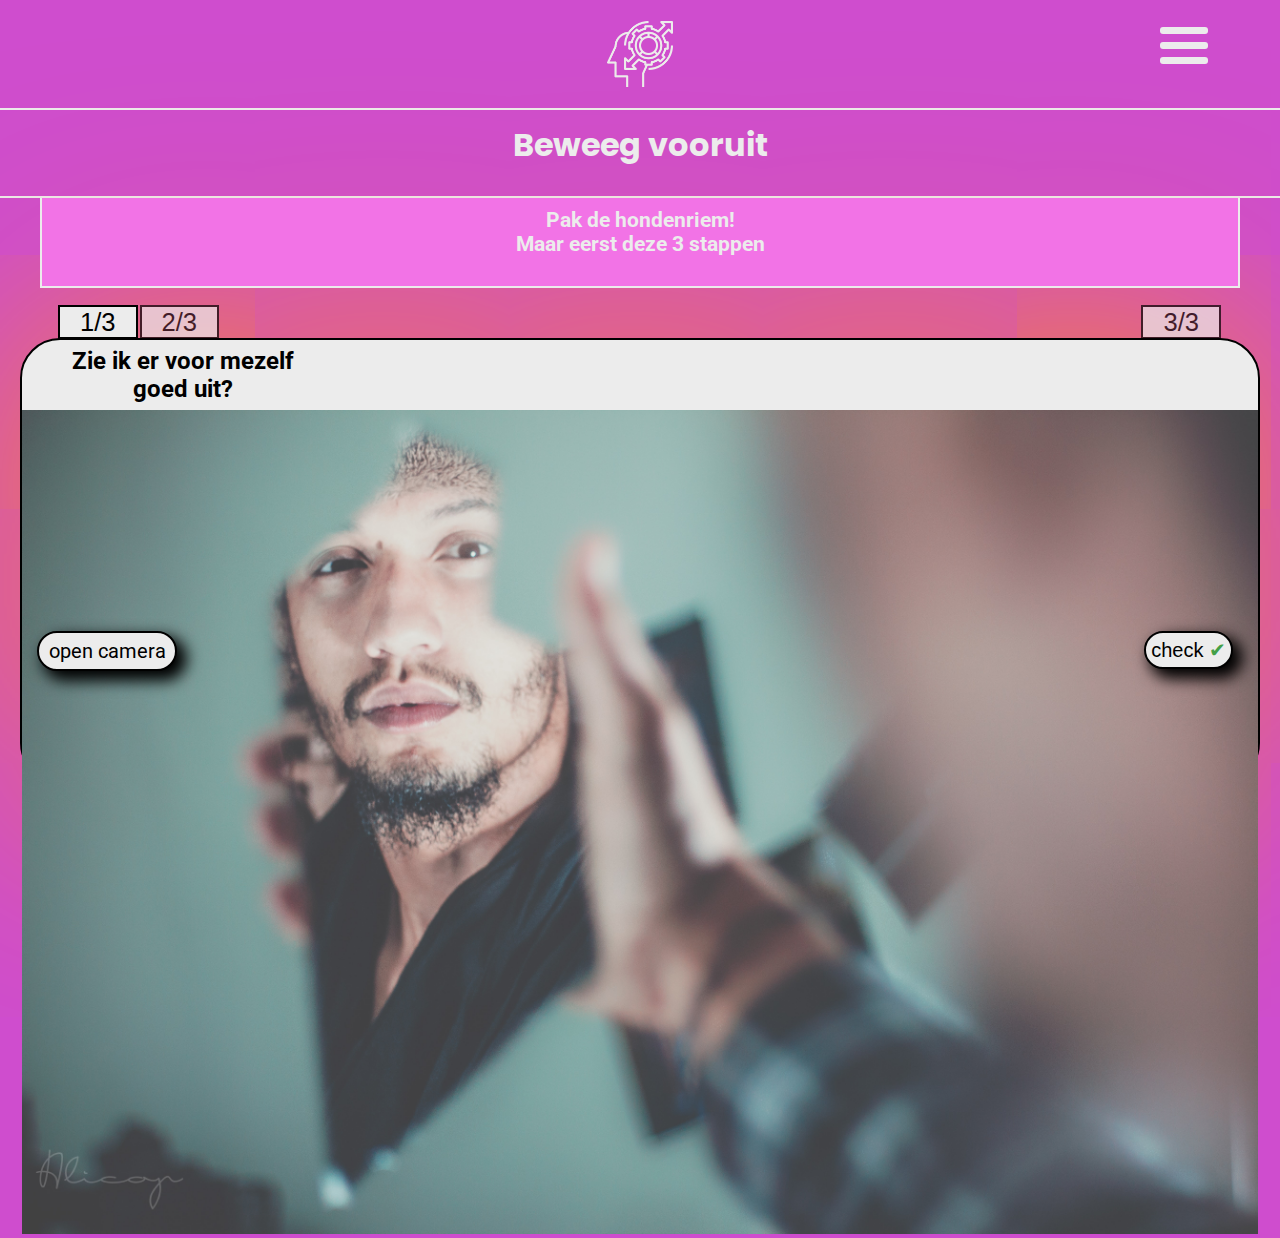
<file: index.html>
<!DOCTYPE html>
<html lang="en">

<head>
    <meta charset="UTF-8">
    <meta http-equiv="X-UA-Compatible" content="IE=edge">
    <meta name="viewport" content="width=device-width, initial-scale=1.0">
    <title>Document</title>
    <link rel="stylesheet" href="style.css">
    <link rel="stylesheet" href="https://fonts.googleapis.com/css?family=Poppins">
    <link rel="stylesheet" href="https://fonts.googleapis.com/css?family=Roboto">
</head>

<body>

    <input id="toggle" type="checkbox"></input>

    <label for="toggle" class="hamburger">
        <div class="top-bun"></div>
        <div class="meat"></div>
        <div class="bottom-bun"></div>
    </label>

    <div class="nav">
        <div class="nav-wrapper">
            <nav>
                <a href="secondpage.html">Agenda</a><br>
                <a href="#">Artikelen</a><br>
                <a href="#">Confidence Boost</a><br>
                <a href="#">Ervaringen</a>
            </nav>
        </div>
    </div>

    <div id="nav">
        <img src="img/gear.png" alt="#" width="66" height="67.85">
    </div>

    <div id="titleofpage">
        <h1 class="titles">Beweeg vooruit</h1>
    </div>

    <div id="subtitle">
        <h2 class="headers" id="h2">Pak de hondenriem! <br> Maar eerst deze 3 stappen</h2>
    </div>

    <!-- The Modal -->
    <div id="myModal" class="modal">

        <!-- Modal content -->
        <div class="modal-content">
            <span class="close">&times;</span>

            <div class="popuptext" id="popuptext1"><strong>Stap 1 volbracht!</strong>
                <p class="popuptext" id="subpopuptext1">Mooi! Je ziet er goed uit, ga zo door.</p>
                <a href="homepagestap2.html"><button class="popuptext" class="button" id="buttonstap1naar2"
                        style="width: 160px; height: 60px;">Naar stap 2!
                    </button></a>
                <img id="frontarrowstep1" src="img/backarrow.png" alt="" width="12" height="21">
            </div>
        </div>


    </div>

    <div class="homepage">
        <button class="buttonv1" id="button1van3">1/3 </button>
        <button class="buttonv1" id="button2van3">2/3 </button>
        <button class="buttonv1" id="button3van3">3/3 </button>
        <h3 class="headers" id="titelstap1"> Zie ik er voor mezelf <br>
            goed uit?</h3>
        <div id="homepagepicture1"></div>
        <img src="img/maninmirror.jpg" alt="">

        <a style="text-decoration: none;" href="#"><button class="button" id="buttonhomepage"> check
                <span id="checkicon">&#10004;</span></button></a>

        <button class="button" id="camerabutton" style="display:block;width:140px; height: 40px;"
            onclick="document.getElementById('getFile').click()">open camera</button>
        <input type='file' name="image" accept="image/*" capture="camera" id="getFile" style="display:none">

    </div>

    <script src="script.js"></script>
</body>

</html>
</file>
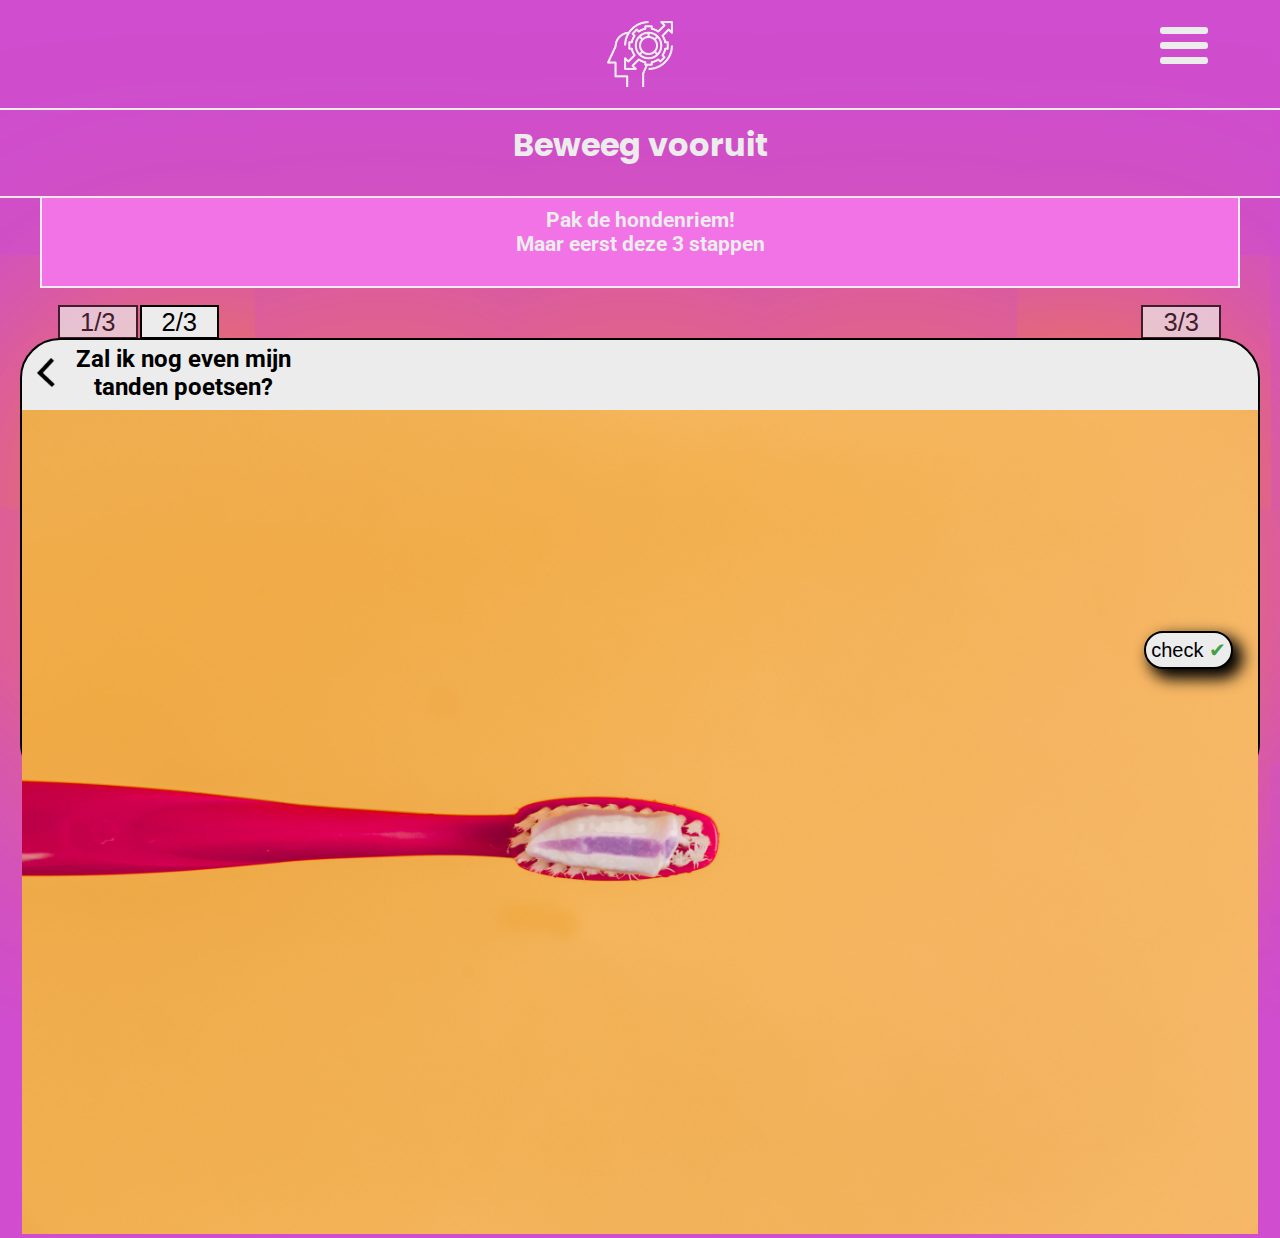
<file: homepagestap2.html>
<!DOCTYPE html>
<html lang="en">

<head>
    <meta charset="UTF-8">
    <meta http-equiv="X-UA-Compatible" content="IE=edge">
    <meta name="viewport" content="width=device-width, initial-scale=1.0">
    <title>Document</title>
    <link rel="stylesheet" href="style.css">
    <link rel="stylesheet" href="https://fonts.googleapis.com/css?family=Poppins">
    <link rel="stylesheet" href="https://fonts.googleapis.com/css?family=Roboto">
</head>

<body>

    <input id="toggle" type="checkbox"></input>

    <label for="toggle" class="hamburger">
        <div class="top-bun"></div>
        <div class="meat"></div>
        <div class="bottom-bun"></div>
    </label>

    <div class="nav">
        <div class="nav-wrapper">
            <nav>
                <a href="secondpage.html">Agenda</a><br>
                <a href="#">Artikelen</a><br>
                <a href="#">Confidence Boost</a><br>
                <a href="#">Ervaringen</a>
            </nav>
        </div>
    </div>

    <div id="nav">
        <a href="index.html"><img id="logo" src="img/gear.png" alt="#" width="66" height="67.85"></a>
    </div>

    <div id="titleofpage">
        <h1 class="titles">Beweeg vooruit</h1>
    </div>

    <div id="subtitle">
        <h2 class="headers" id="h2">Pak de hondenriem! <br> Maar eerst deze 3 stappen</h2>
    </div>

    <div id="myModal" class="modal">

        <!-- Modal content -->
        <div class="modal-content">
            <span class="close">&times;</span>

            <div class="popuptext" id="popuptext2"><strong> Stap 2 volbracht!</strong>
                <p class="popuptext" id="subpopuptext2">Fantastisch! Bijna klaar...</p>
                <a href="homepagestap3.html"><button class="popuptext" id="buttonstap1naar2"
                        style="width: 160px; height: 60px;">Naar stap 3!
                    </button></a>
                <img id="frontarrowstep1" src="img/backarrow.png" alt="" width="12" height="21">
            </div>
        </div>

    </div>

    <div class="homepage">

        <button class="buttonv1" id="button1van3" style="opacity: 0.70;">1/3 </button>
        <button class="buttonv1" id="button2van3" style="opacity: 1;">2/3 </button>
        <button class="buttonv1" id="button3van3" style="opacity: 0.70;">3/3 </button>
        <a href="index.html"><img id="backarrowstap2" src="img/backarrow.png" alt="" width="17.6" height="28.8"></a>
        <h3 class="headers" id="titelstap2"> Zal ik nog even mijn <br>
            tanden poetsen?</h3>
        <div id="homepagepicture2"></div>
        <img src="img/toothbrush2.jpg" alt="">

        <a href="#"><button class="button" id="buttonhomepage">check <span id="checkicon">&#10004;</span></button></a>

    </div>

    <script src="script.js"></script>
</body>

</html>
</file>
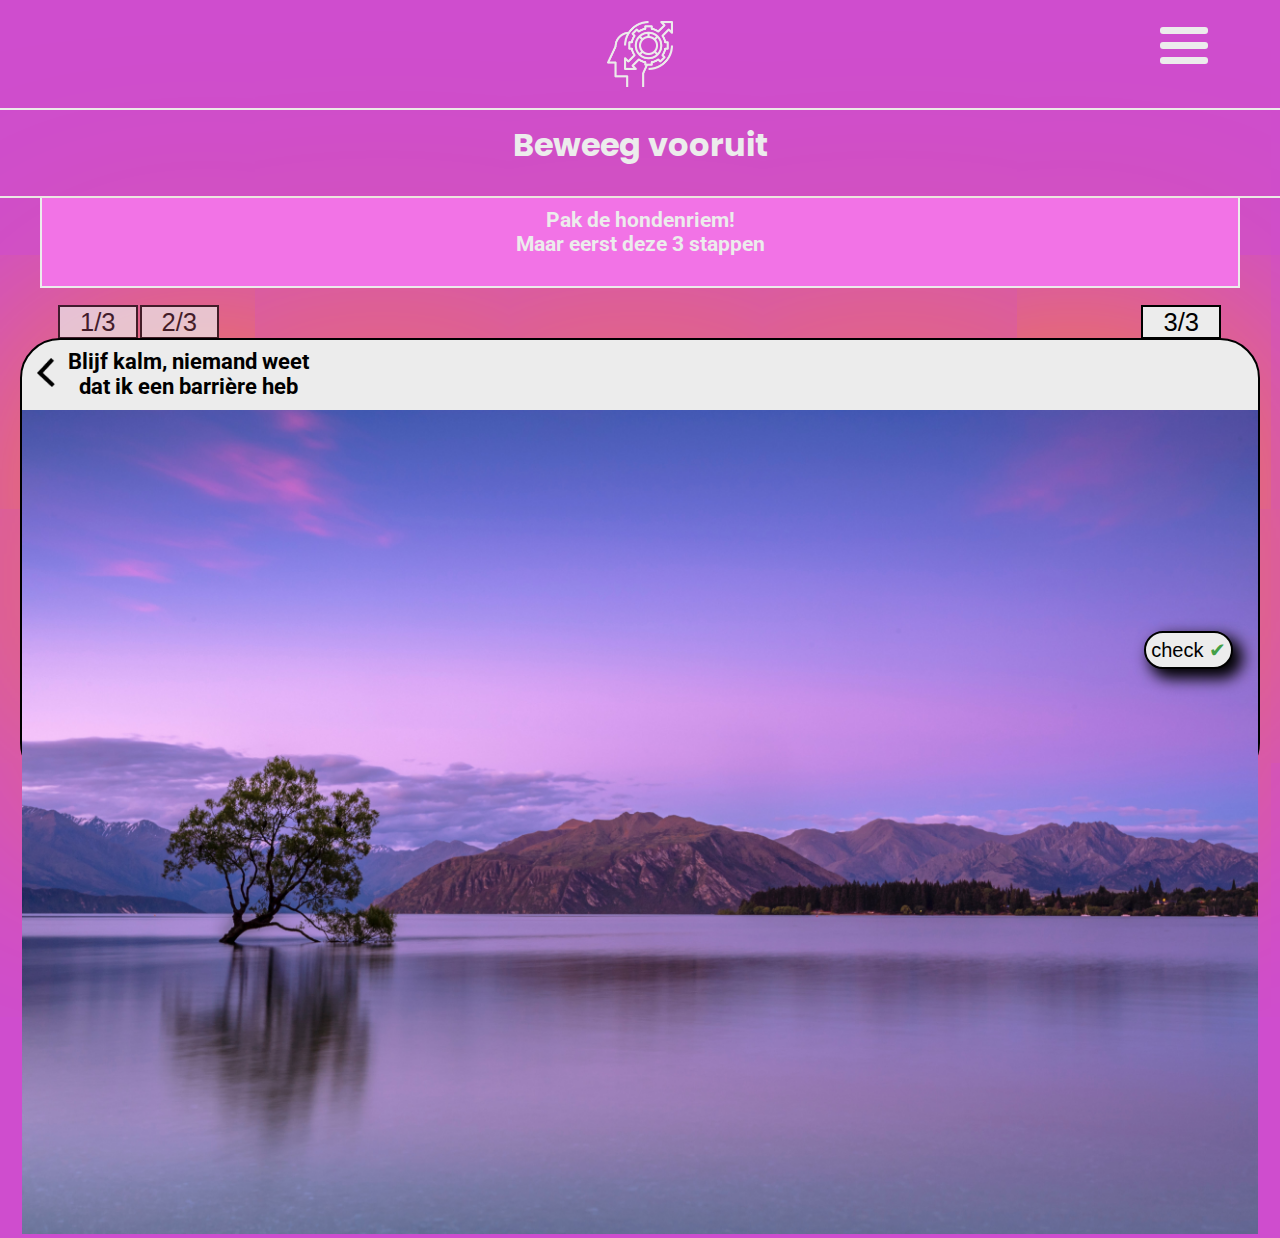
<file: homepagestap3.html>
<!DOCTYPE html>
<html lang="en">

<head>
    <meta charset="UTF-8">
    <meta http-equiv="X-UA-Compatible" content="IE=edge">
    <meta name="viewport" content="width=device-width, initial-scale=1.0">
    <title>Document</title>
    <link rel="stylesheet" href="style.css">
    <link rel="stylesheet" href="https://fonts.googleapis.com/css?family=Poppins">
    <link rel="stylesheet" href="https://fonts.googleapis.com/css?family=Roboto">
</head>

<body>

    <input id="toggle" type="checkbox"></input>

    <label for="toggle" class="hamburger">
        <div class="top-bun"></div>
        <div class="meat"></div>
        <div class="bottom-bun"></div>
    </label>

    <div class="nav">
        <div class="nav-wrapper">
            <nav>
                <a href="secondpage.html">Agenda</a><br>
                <a href="#">Artikelen</a><br>
                <a href="#">Confidence Boost</a><br>
                <a href="#">Ervaringen</a>
            </nav>
        </div>
    </div>

    <div id="nav">
        <a href="index.html"><img id="logo" src="img/gear.png" alt="#" width="66" height="67.85"></a>
    </div>

    <div id="titleofpage">
        <h1 class="titles">Beweeg vooruit</h1>
    </div>

    <div id="subtitle">
        <h2 class="headers" id="h2">Pak de hondenriem! <br> Maar eerst deze 3 stappen</h2>
    </div>

    <!-- The Modal -->
    <div id="myModal" class="modal">

        <!-- Modal content -->
        <div class="modal-content">
            <span class="close">&times;</span>

            <div class="popuptext" id="popuptext3"><strong>Stap 3 volbracht!</strong>
                <p class="popuptext" id="subpopuptext3">Super! Je ziet er goed uit, bent verzorgd en weet dat andere
                    mensen jouw barrière niet zien.</p>
                <a href="homepagestap3.html"><button class="popuptext" id="buttonstap3"
                        style="width: 120px; height: 50px;"> Klaar!
                    </button></a>
                <img id="frontarrowstep3" src="img/backarrow.png" alt="" width="12" height="21">
            </div>
        </div>

    </div>

    <div class="homepage">
        <button class="buttonv1" id="button1van3" style="opacity: 0.70;">1/3 </button>
        <button class="buttonv1" id="button2van3" style="opacity: 0.70;">2/3 </button>
        <button class="buttonv1" id="button3van3" style="opacity: 1;">3/3 </button>
        <a href="homepagestap2.html"><img id="backarrowstap3" src="img/backarrow.png" alt="" width="17.6"
                height="28.8"></a>
        <h3 class="headers" id="titelstap3"> Blijf kalm, niemand weet <br>
            dat ik een barrière heb</h3>
        <div id="homepagepicture3"></div>
        <img src="img/purplelandscape.jpg" alt="">

        <button class="button" id="buttonhomepage">check <span id="checkicon">&#10004;</span></button></a>

    </div>

    <script src="script.js"></script>
</body>

</html>
</file>
<file: style.css>
/* CSS reset, dit niet aanpassen! */

html {
    box-sizing: border-box;
}

*,
*:before,
*:after {
    box-sizing: inherit;
}

body {
    margin: 0;
    padding: 0;
    min-height: 100vh;
}

img {
    max-width: 100%;
    height: auto;
}

/* Hieronder mag je eigen CSS code */
body {
    display: grid;
    grid-template-columns: 100%;
    grid-template-rows: 12vh 10vh 10vh 60.5vh 7.5vh;
    max-width: 100%;
    overflow: hidden;
    background-color: #CF4DCE;
}

#nav {
    grid-row: 1/2;
    text-align: center;
    display: flex;
    flex-direction: column;
    align-items: center;
    justify-content: center;
}

#titleofpage {
    grid-row: 2/3;
    text-align: center;
    border-top: 2px solid #ECECEC;
    border-bottom: 2px solid #ECECEC;
}

#subtitle {
    background-color: #F273E6;
    grid-row: 3/4;
    text-align: center;
    margin-left: 40px;
    margin-right: 40px;
    border: 2px solid #ECECEC;
    border-top: none;
    z-index: 1;
}

#logo {
    position: relative;
    top: 2px;
}

.homepage {
    position: relative;
    background-color: #ECECEC;
    margin: 20px;
    margin-top: 50px;
    margin-bottom: 50px;
    border-radius: 40px;
    border: 2.5px solid black;
    box-shadow: 0px 0px 700px 0.5px #FF8B13;
}

#homepagepicture1 {
    position: relative;
    margin-top: 70px;
}

#homepagepicture2 {
    position: relative;
    margin-top: 70px;
}

#homepagepicture3 {
    position: relative;
    margin-top: 70px;
}

.titles {
    position: relative;
    font-family: "Poppins", Arial, Helvetica, sans-serif;
    text-align: center;
    color: #ECECEC;
    top: -10px;
}

.headers {
    position: relative;
    font-family: "Roboto", Tahoma, Geneva, Verdana, sans-serif;
    text-align: center;
    color: #ECECEC;
    font-size: 1.3rem;
    z-index: 1;
    color: black;
}

#titelstap1 {
    position: absolute;
    font-size: 1.5rem;
    padding-bottom: 0px;
    top: -17.5px;
    left: 50px;
    color: black;
    text-align: center;
}

#titelstap2 {
    position: absolute;
    font-size: 1.5rem;
    padding-bottom: 0px;
    top: -19px;
    left: 54px;
    color: #ECECEC;
    color: black;
}

#titelstap3 {
    position: absolute;
    font-size: 1.35rem;
    padding-bottom: 0px;
    top: -12.5px;
    left: 45.5px;
    color: #ECECEC;
    text-align: center;
    color: black;
}

#backarrowstap2 {
    position: absolute;
    left: 15px;
    top: 18px;
}

#backarrowstap3 {
    position: absolute;
    left: 15px;
    top: 18px;
}

.button {
    border: 2px solid black;
    background-color: #ECECEC;
    color: black;
    box-shadow: 7.5px 7.5px 15px 2.5px black;
    font-family: "Roboto", Tahoma, Verdana, sans-serif;
}

.button:hover {
    color: #FF8B13;
}

.buttonv1 {
    border: 2px solid black;
    background-color: #ECECEC;
    color: black;
    box-shadow: 7.5px 7.5px 15px 2.5px black;
}

#buttonhomepage {
    position: absolute;
    font-size: 1.25rem;
    padding-bottom: 0px;
    top: 291px;
    right: 25px;
    border-radius: 40px;
    padding: 5px;
    font-family: Arial, Helvetica, sans-serif;
}

#buttonhomepage2 {
    position: absolute;
    font-size: 1.25rem;
    padding-bottom: 0px;
    top: 291px;
    right: 20px;
    border-radius: 40px;
    padding: 5px;
}

#buttonhomepage3 {
    position: absolute;
    font-size: 1.25rem;
    padding-bottom: 0px;
    top: 291px;
    right: 20px;
    border-radius: 40px;
    padding: 5px;
}

#button1van3 {
    position: absolute;
    font-size: 1.6rem;
    padding-bottom: 0px;
    top: -35px;
    left: 36px;
    padding-left: 20px;
    padding-right: 20px;
    z-index: 1;
    box-shadow: none;
}

#button2van3 {
    opacity: 0.70;
    position: absolute;
    font-size: 1.6rem;
    padding-bottom: 0px;
    top: -35px;
    left: 117.5px;
    padding-left: 20px;
    padding-right: 20px;
    z-index: 1;
    box-shadow: none;
}

#button3van3 {
    opacity: 0.70;
    position: absolute;
    font-size: 1.6rem;
    padding-bottom: 0px;
    top: -35px;
    right: 37px;
    padding-left: 20px;
    padding-right: 20px;
    z-index: 1;
    box-shadow: none;
}

.activebutton {
    background-color: #F00;
}

#camerabutton {
    position: absolute;
    font-size: 1.25rem;
    border-radius: 40px;
    left: 15px;
    top: 291px;
}

h1 {
    top: -5px;
    z-index: 1;
}

#h2 {
    top: -7.5px;
    z-index: 1;
    color: #ECECEC;
}

#checkicon {
    color: #43A047;
}

#toggle {
    display: none;
}

/* The Modal (background) */
.modal {
    display: none;
    /* Hidden by default */
    position: fixed;
    /* Stay in place */
    z-index: 5;
    /* Sit on top */
    padding-top: 295px;
    /* Location of the box */
    left: 0;
    top: 0;
    width: 100%;
    /* Full width */
    height: 100%;
    /* Full height */
    overflow: auto;
    /* Enable scroll if needed */
    background-color: rgb(0, 0, 0);
    /* Fallback color */
    background-color: rgba(0, 0, 0, 0.4);
    /* Black w/ opacity */


}

/* Modal Content */
.modal-content {
    background-color: #ECECEC;
    margin: auto;
    padding: 10px;
    border: 2px solid black;
    width: 80%;
    border-radius: 25px;
    box-shadow: 0px 0px 20px 2.5px #FF8B13;
}

#popuptext1 {
    margin-top: 20px;
    font-size: 1.5rem;
}

#subpopuptext1 {
    margin-top: 12.5px;
    font-size: 1rem;
}

#popuptext2 {
    margin-top: 20px;
    font-size: 1.5rem;
}

#subpopuptext2 {
    margin-top: 12.5px;
    font-size: 1rem;
}

#popuptext3 {
    margin-top: 20px;
    font-size: 1.5rem;
}

#subpopuptext3 {
    margin-top: 12.5px;
    font-size: 1rem;
}

#buttonstap1naar2 {
    font-size: 1.2rem;
    box-shadow: 7.5px 7.5px 15px 2.5px black;
    padding-right: 27px;
    padding-left: 10px;
    border-radius: 40px;
    align-items: center;
    text-align: center;
}

#buttonstap1naar2:hover {
    background-color: #ECECEC;
    color: #FF8B13;
}

#frontarrowstep1 {
    position: absolute;
    right: 114px;
    top: 422px;
    transform: rotate(180deg);
}

#frontarrowstep3 {
    position: absolute;
    right: 131.5px;
    top: 454.2px;
    transform: rotate(180deg);
}

#buttonstap3 {
    font-size: 1.4rem;
    box-shadow: 7.5px 7.5px 15px 2.5px black;
    padding-right: 10px;
    padding-left: 6px;
    border-radius: 40px;
    align-items: center;
    text-align: center;
}

#buttonstap3:hover {
    background-color: #ECECEC;
    color: #FF8B13;
}

.popuptext {
    text-align: center;
    font-family: Arial,
        Helvetica,
        sans-serif;
}

/* The Close Button */
.close {
    color: grey;
    float: right;
    position: absolute;
    top: 298.5px;
    right: 51.5px;
    font-size: 45px;
    font-weight: bold;
}

.close:hover,
.close:focus {
    color: #000;
    text-decoration: none;
    cursor: pointer;
}

/**
  Hamburger
**/
.hamburger {
    position: absolute;
    top: 3.5em;
    right: 5%;
    margin-left: -2em;
    margin-right: 1.5em;
    margin-top: -37.5px;
    width: 2em;
    height: 45px;
    z-index: 5;
}

.hamburger div {
    position: relative;
    width: 3em;
    height: 7px;
    border-radius: 3px;
    background-color: #ECECEC;
    margin-top: 8px;
    transition: all 0.3s ease-in-out;
}

/**
Nav Styles
**/
.nav {
    position: fixed;
    max-width: 100%;
    height: 100%;
    background-color: #F273E6;
    top: -100%;
    left: 0;
    right: 0;
    bottom: 0;
    overflow: hidden;
    transition: all 0.3s ease-in-out;
    transform: scale(0);
    z-index: 2;
}

.nav-wrapper {
    position: relative;
    overflow: hidden;
    overflow-y: auto;
    height: 100%;
    display: flex;
    flex-direction: column;
    align-items: center;
    justify-content: center;
    text-align: center;
    margin-top: 20px;
}

nav {
    text-align: center;
    margin-bottom: 90px;
}

nav a {
    position: relative;
    text-decoration: none;
    color: #ECECEC;
    font-size: 3.5em;
    display: inline-block;
    padding: 5px;
    margin-top: 5px;
    transition: color 0.2s ease-in-out;
    letter-spacing: 1px;
    display: flex;
    flex-direction: column;
    align-items: center;
    justify-content: center;

}

nav a:before {
    content: '';
    height: 0;
    position: absolute;
    width: 0.25em;
    background-color: #DEDEDE;
    left: -0.5em;
    transition: all 0.2s ease-in-out;
}

nav a:hover {
    color: black;
}

nav a:hover:before {
    height: 100%;
}

/**
Animations
**/
#toggle:checked+.hamburger .top-bun {
    transform: rotate(-45deg);
    margin-top: 25px;
}

#toggle:checked+.hamburger .bottom-bun {
    opacity: 0;
    transform: rotate(45deg);
}

#toggle:checked+.hamburger .meat {
    transform: rotate(45deg);
    margin-top: -7px;
}

#toggle:checked+.hamburger+.nav {
    top: 0;
    transform: scale(1);
}
</file>
